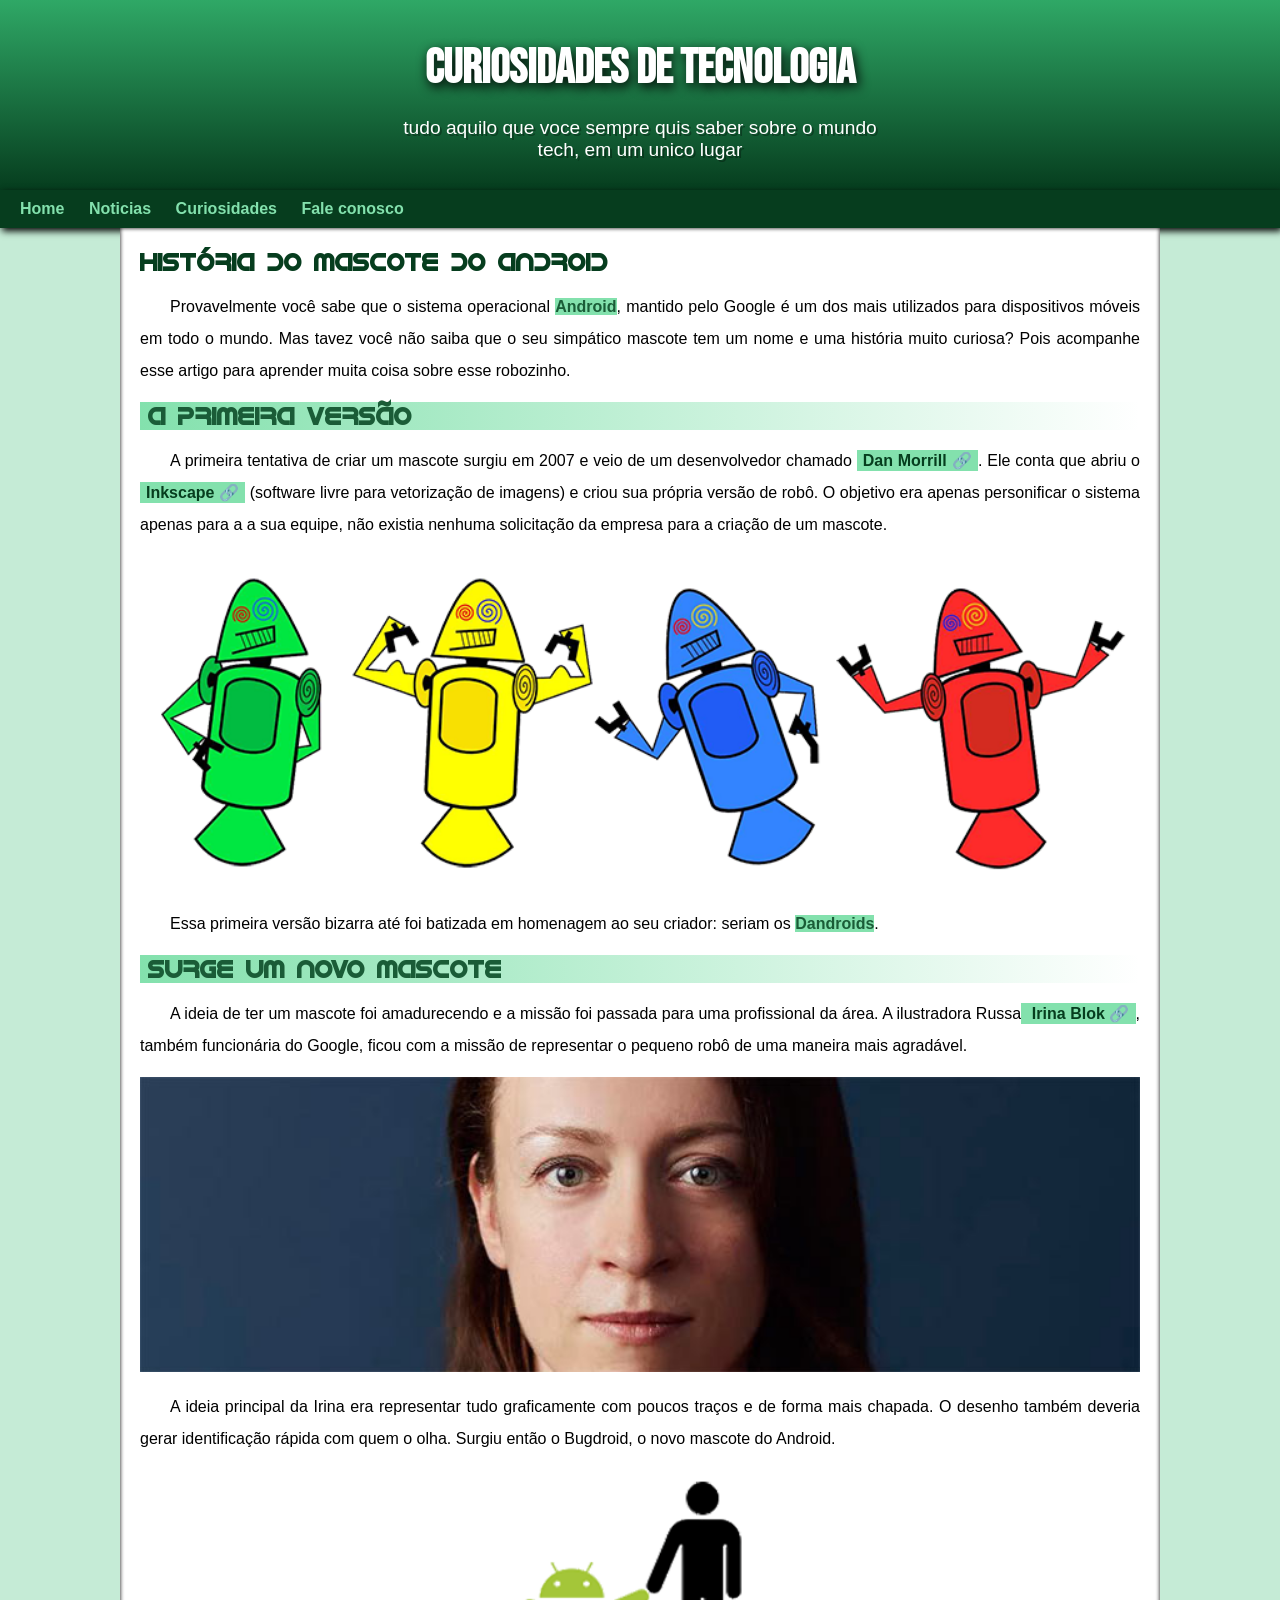
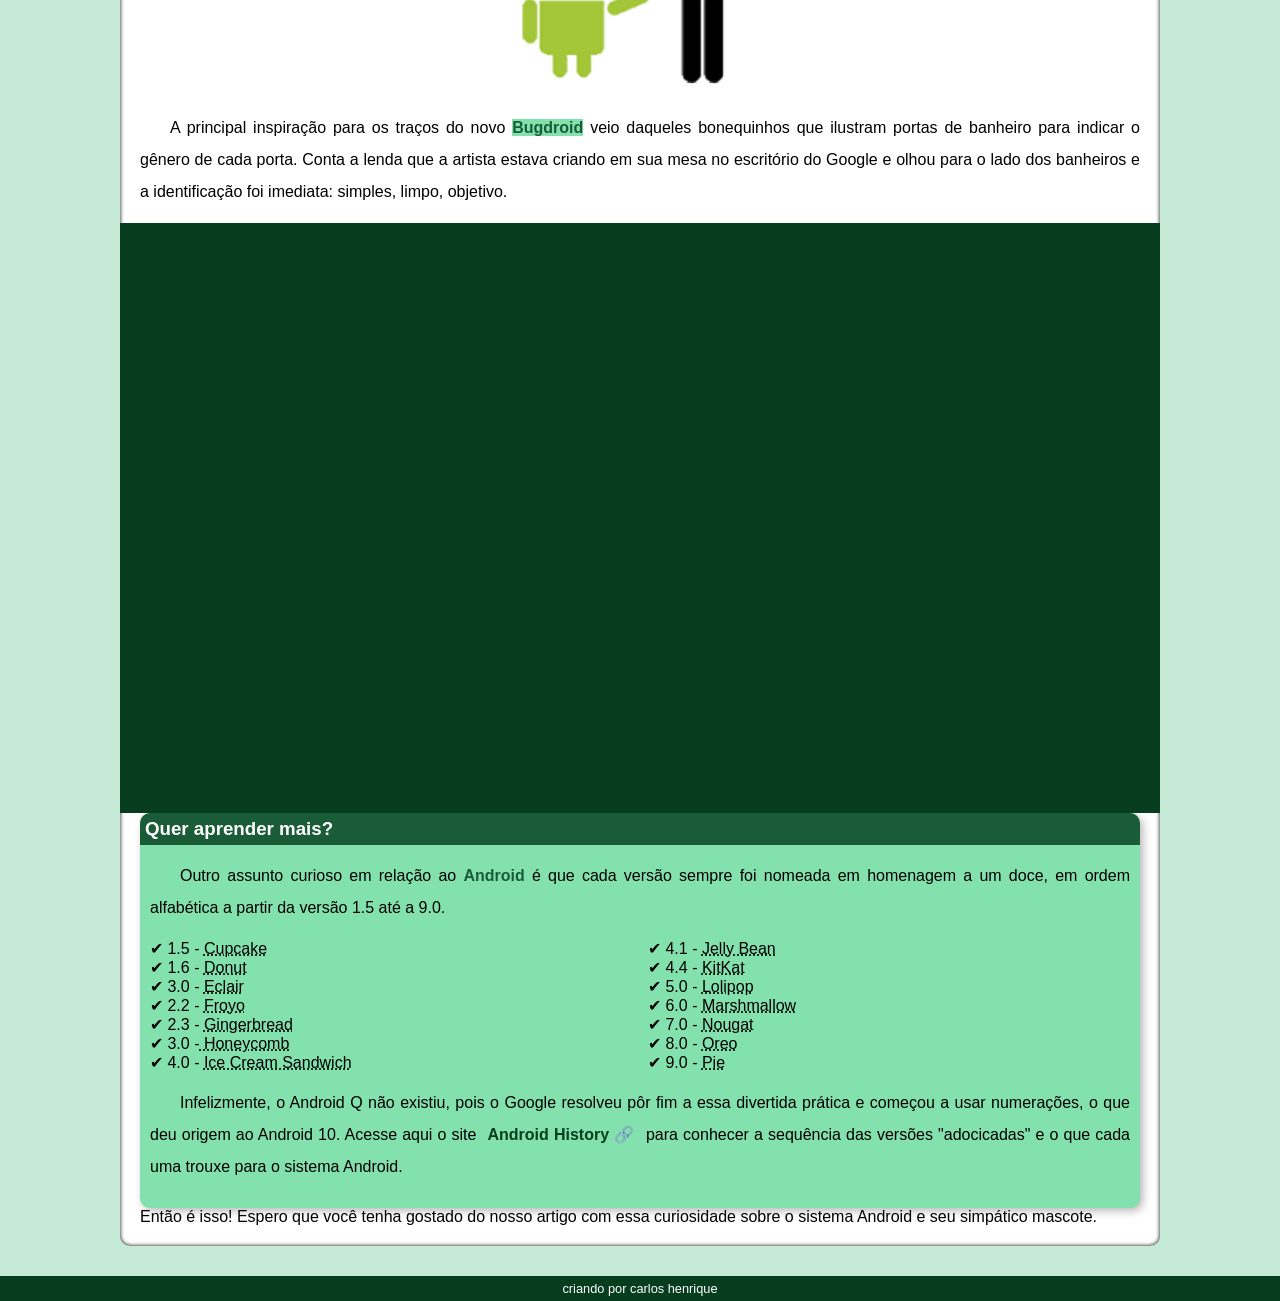
<file: index.html>
<!DOCTYPE html>
<html lang="pt-br">
<head>
    <meta charset="UTF-8">
    <meta name="viewport" content="width=device-width, initial-scale=1.0">
    <title>como surgiu o Android</title>
    <link rel="shortcut icon" href="favicon.ico" type="image/x-icon">
     <link rel="stylesheet" href="style.css">
</head>
<body>
    <header>
        <h1>Curiosidades de tecnologia</h1>
        <p>tudo aquilo que voce sempre quis saber sobre o mundo tech, em um unico lugar</p>
         </header>
         <nav>
        <a href="#">Home</a>
        <a href="#">Noticias</a>
        <a href="#">Curiosidades</a>
        <a href="#">Fale conosco</a> 
    </nav>
   <main>
    <article>
                    <h1>História do Mascote do Android</h1>

             <p>
                 Provavelmente você sabe que o sistema operacional <strong>Android</strong>,
                  mantido pelo Google é um dos mais utilizados para dispositivos móveis em todo o mundo.
                  Mas tavez você não saiba que o seu simpático mascote tem um nome e uma história muito curiosa? Pois acompanhe esse artigo para aprender muita coisa sobre esse robozinho.
             </p>

            <h2>A primeira versão</h2>

            <p>
                A primeira tentativa de criar um mascote surgiu em 2007 e veio de um desenvolvedor chamado <a href="https://www.techtudo.com.br/noticias/2013/01/primeiro-mascote-do-android-e-revelado-por-funcionario-do-google.ghtml" target="_blank" class="externo">Dan Morrill</a>.
                 Ele conta que abriu o <a href="https://www.udemy.com/course/game-art-with-inkscape/?matchtype=b&msclkid=0b6e0f07381a1bb196096972b285ea17&utm_campaign=BG-LongTail_la.EN_cc.ROW_Experiment_2&utm_content=deal4584&utm_medium=udemyads&utm_source=bing&utm_term=_._ag_1316117777498499_._ad__._kw_Inkscape+Beginner_._de_c_._dm__._pl__._ti_kwd-82258348783114_._li_147379_._pd__._&couponCode=2021PM25" target="_blank" class="externo">Inkscape</a> (software livre para vetorização de imagens)
                
                 e criou sua própria versão de robô. O objetivo era apenas personificar o sistema apenas para a a sua equipe, não existia nenhuma solicitação da empresa para a criação de um mascote.
            </p>
<picture>
    
            <source media="(max-width: 600px )" srcset="imagens/dan-droids-pq.png">    <img src="imagens/dan-droids.png"
                 alt="primeiro mascotedo Android">
</picture>

            <p>Essa primeira versão bizarra até foi batizada em homenagem ao seu criador: 
                seriam os <strong>Dandroids</strong>.</p>

            <h2>Surge um novo mascote</h2>

            <p>
                A ideia de ter um mascote foi amadurecendo e a missão foi passada para uma 
                profissional da área. A ilustradora Russa<a href="https://www.irinablok.com/" target="_blank" class="externo"> Irina Blok</a>,
                 também funcionária do Google, ficou com a missão de representar
                  o pequeno robô de uma maneira mais agradável.
            </p>

    <picture>
     <source media="(max-width:600px )" srcset="imagens/irina-blok-pq.jpg">  
       <img src="imagens/irina-blok.jpg" alt="foto da criadora do Android">
    </picture>

            <p>
                A ideia principal da Irina era representar tudo graficamente com poucos traços e
                 de forma mais chapada.
                 O desenho também deveria gerar identificação rápida com quem o olha.
                  Surgiu então o Bugdroid, o novo mascote do Android.
            </p>
             <img src="imagens/bugdroid.png" alt="bugdroid" class="pequena">
            
            <p>A principal inspiração para os traços do novo <strong>Bugdroid</strong> veio daqueles bonequinhos 
                que ilustram portas de banheiro para indicar o gênero de cada porta.
                 Conta a lenda que a artista estava criando em sua mesa no escritório do Google
                  e olhou para o lado dos banheiros
                 e a identificação foi imediata: simples, limpo, objetivo.</p>
<div class="video">
    
                     <iframe width="560" height="315" src="https://www.youtube.com/embed/l2UDgpLz20M?si=6OmtKbsjzAA3MTnk"
                     title="YouTube video player" frameborder="0" allow="accelerometer; autoplay; clipboard-write; encrypted-media; gyroscope; picture-in-picture;
                     web-share" referrerpolicy="strict-origin-when-cross-origin" allowfullscreen></iframe>
</div>
            <aside>
         <h3>Quer aprender mais? </h3>

            <p>Outro assunto curioso em relação ao <strong>Android</strong> é que cada versão sempre
                 foi nomeada em homenagem a um doce, em ordem alfabética a partir da 
                 versão 1.5 até a 9.0.</p>
            <ul> 
                 <li>1.5 - <abbr title="bolo de copo">Cupcake</abbr>

                 </li>
                 <li>1.6 - <abbr title="rosquinha">Donut</abbr>

                 </li>
                 <li>3.0 - <abbr title="bomba">Eclair</abbr>

                 </li>
                 <li>2.2 - <abbr title="iorgute congelado">Froyo</abbr>

                 </li>
                 <li>2.3 - <abbr title="biscoito de gengibre">Gingerbread</abbr> 

                 </li>
                 <li>3.0 -<abbr title="favo de mel "> Honeycomb </abbr>

                 </li>
                 <li>4.0 - <abbr title="sanduiche de sorvete">Ice Cream Sandwich</abbr>

                 </li>
                 <li>4.1 - <abbr title="jujuba">Jelly Bean</abbr>

                 </li>
                 <li>4.4 - <abbr title="kitkat">KitKat</abbr>

                 </li>
                 <li>5.0 - <abbr title="pirulito">Lolipop</abbr>

                 </li>
                 <li>6.0 -  <abbr title="Marshmallow">Marshmallow</abbr>
                    
                 </li>
                 <li>7.0 - <abbr title="torrone">Nougat</abbr>

                 </li>
                 <li>8.0 - <abbr title="Oreo">Oreo</abbr>

                 </li>
                 <li>9.0 - <abbr title="Torta">Pie</abbr>

                 </li>
</ul>
            <p>
                Infelizmente, o Android Q não existiu, pois o Google resolveu pôr fim a essa divertida prática e começou a usar numerações, o que deu origem ao Android 10.
                Acesse aqui o site <a href="https://www.android.com/" target="_blank" class="externo">Android History</a> para conhecer a sequência das versões "adocicadas" e o que cada uma trouxe para o sistema Android.
            </p></aside>
            

            Então é isso! Espero que você tenha gostado do nosso artigo com essa curiosidade sobre o sistema Android e seu simpático mascote.
                    
    </article>
   </main>
   <footer>criando por carlos henrique</footer>

</body>
</html>
</file>
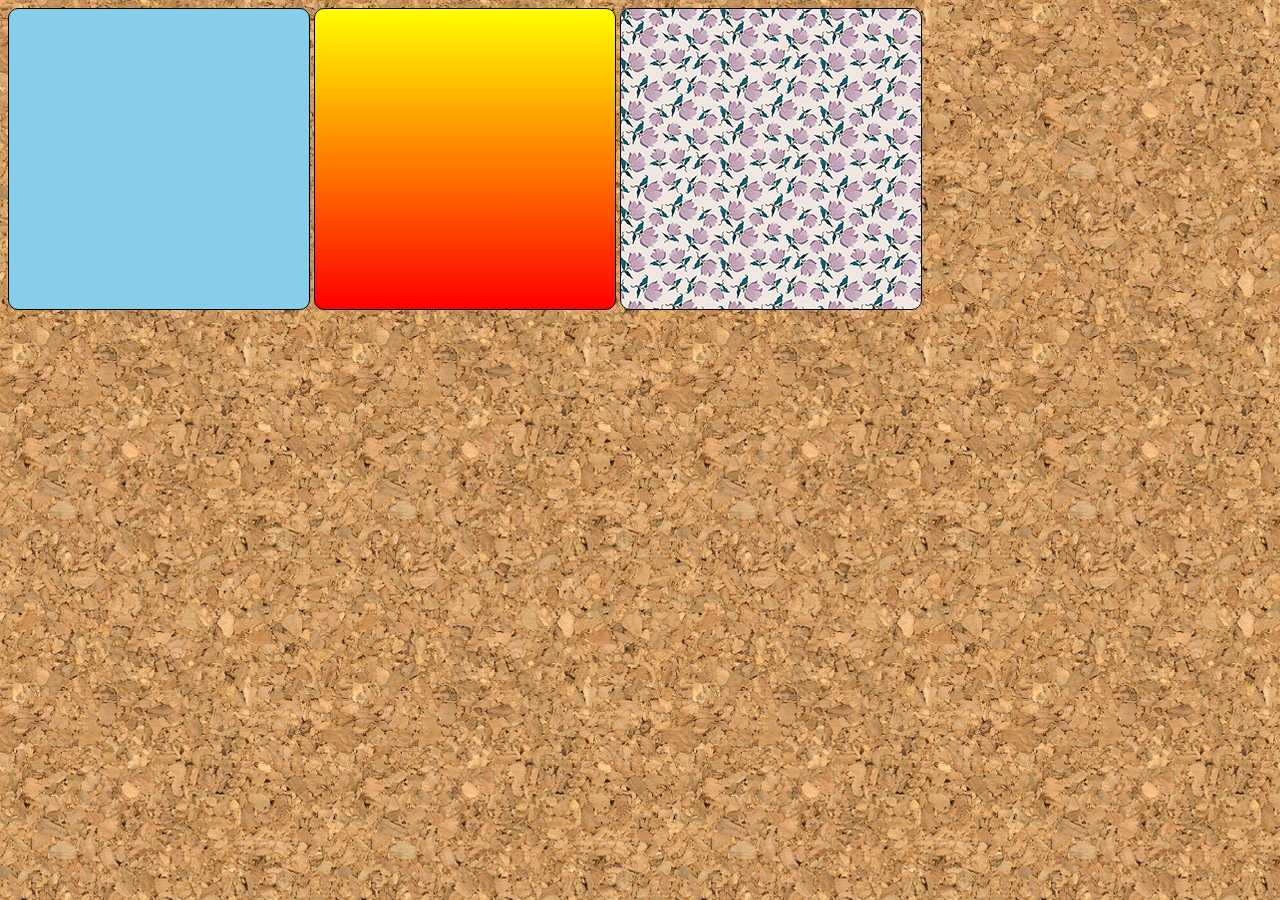
<file: fundo001.html>
<!DOCTYPE html>
<html lang="pt-br">
<head>
    <meta charset="UTF-8">
    <meta name="viewport" content="width=device-width, initial-scale=1.0">
    <title>imagens de fundo</title>
    <style>
        body{
            background-image: url(imagens/wallpaper001.jpg);
        }
        div.quadrado{
            display: inline-block;
            border: 1px solid black;
            border-radius: 10px;
            background-color: lightgray;
            width: 300px;
            height: 300px;
            
        }
        div#q1{
            background-color: skyblue;
        }
        div#q2{
            background-image: linear-gradient(to bottom,yellow,red);

        }
        div#q3 {
         background-image: url('imagens/pattern003.png');
        }
    </style>
</head>
<body>
    <div class="quadrado" id="q1"></div>
    <div class="quadrado" id="q2"></div>
    <div class="quadrado" id="q3"></div>
</body>
</html>
</file>
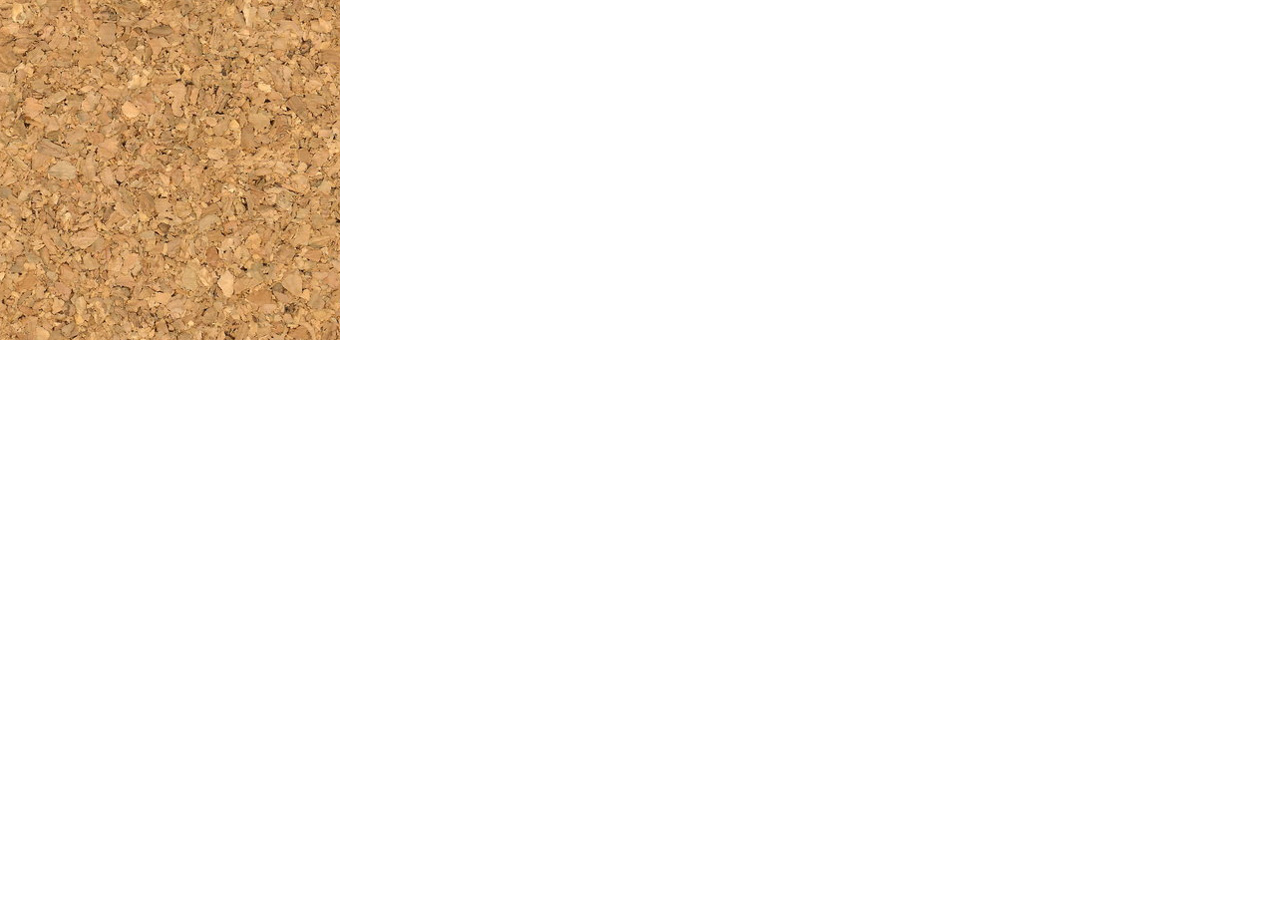
<file: fundo002.html>
<!DOCTYPE html>
<html lang="pt-br">
<head>
    <meta charset="UTF-8">
    <meta name="viewport" content="width=device-width, initial-scale=1.0">
    <title>personalização dos fundos </title>
    <style>
body{
    background-image: url('imagens/wallpaper001.jpg');
    width: 100px;
    height: 100px;
    background-repeat: no-repeat;
}
    </style>
</head>
<body>
 
</body>
</html>
</file>
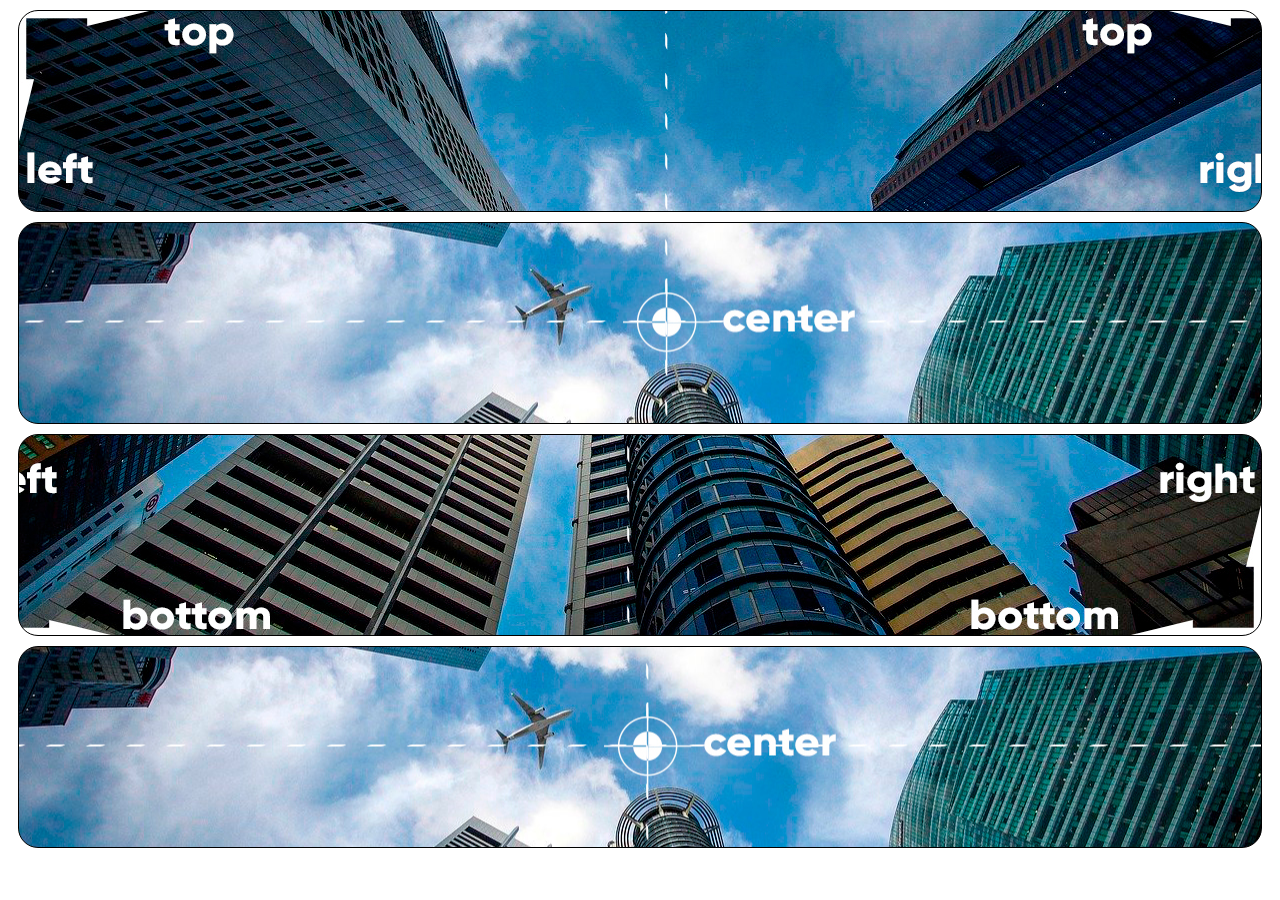
<file: fundo003.html>
<!DOCTYPE html>
<html lang="pt-br">
<head>
    <meta charset="UTF-8">
    <meta name="viewport" content="width=device-width, initial-scale=1.0">
    <title>posição de fundo</title> 
    <style>
        div.bloco{
            background-image: url(imagens/wallpaper003.jpg);
height: 200px;
border: 1px solid black;
border-radius: 20px;
margin: 10px;
        }
        div#q1{
            background-position:left top ;
        }
        div#q2{
background-position: left center;
        }
        div#q3{
background-position: right bottom ;
        }
        div#q4{
background-position: center center ;
        }
    </style>
</head>
<body>
   <div class="bloco" id="q1">

   </div>
   <div class="bloco" id="q2">

   </div>
   <div class="bloco" id="q3">

   </div>
   <div class="bloco" id="q4"></div>
</body>
</html>
</file>
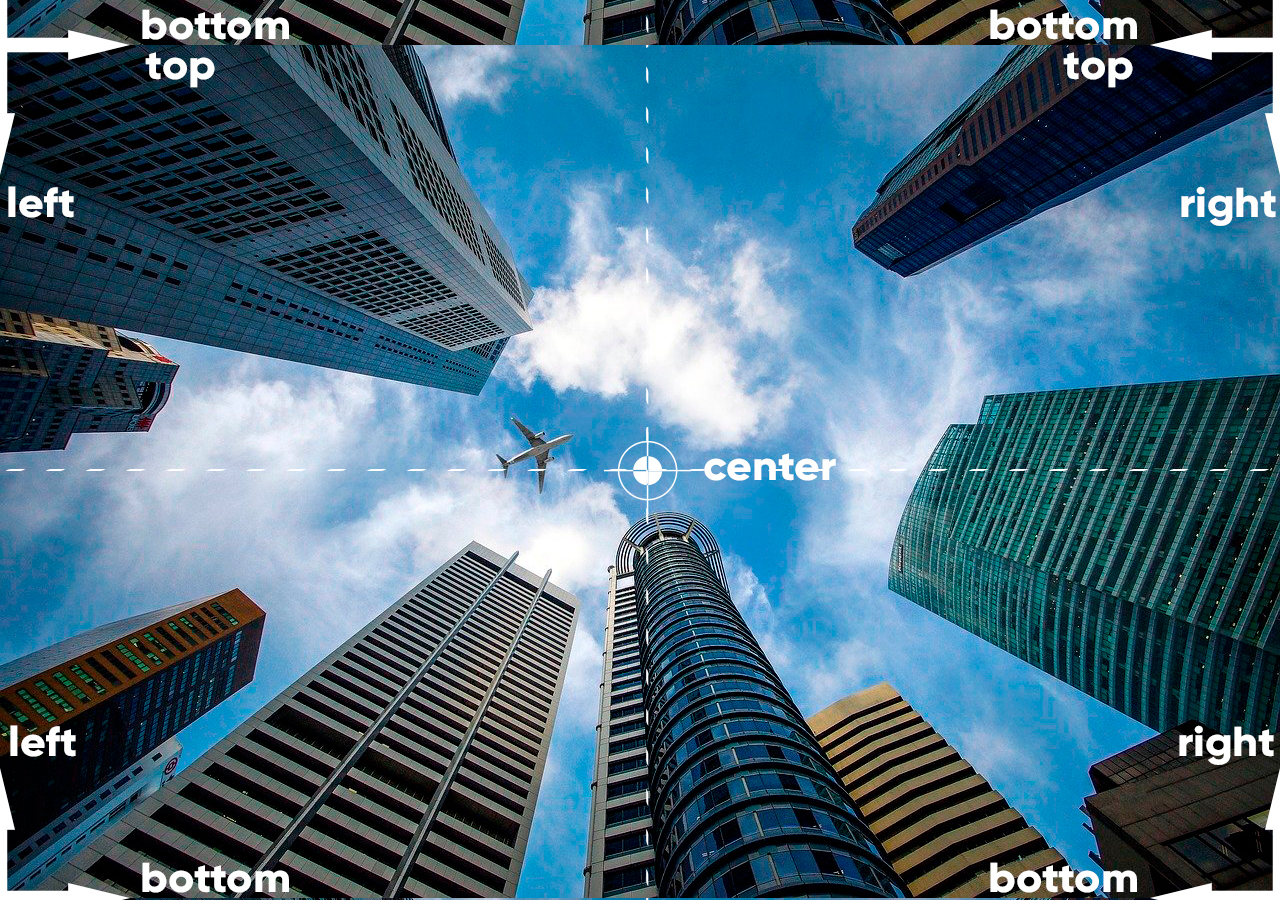
<file: fundo005.html>
<!DOCTYPE html>
<html lang="pt-br">
<head>
    <meta charset="UTF-8">
    <meta name="viewport" content="width=device-width, initial-scale=1.0">
    <title>posicionamento 2</title>
<style>
    body{
        height: 98vh;
        background-image: url(imagens/wallpaper003.jpg);
        background-position: bottom right;
        background-repeat: repeat-y;
      
    }
</style>
</head>
<body>
    
</body>
</html>
</file>
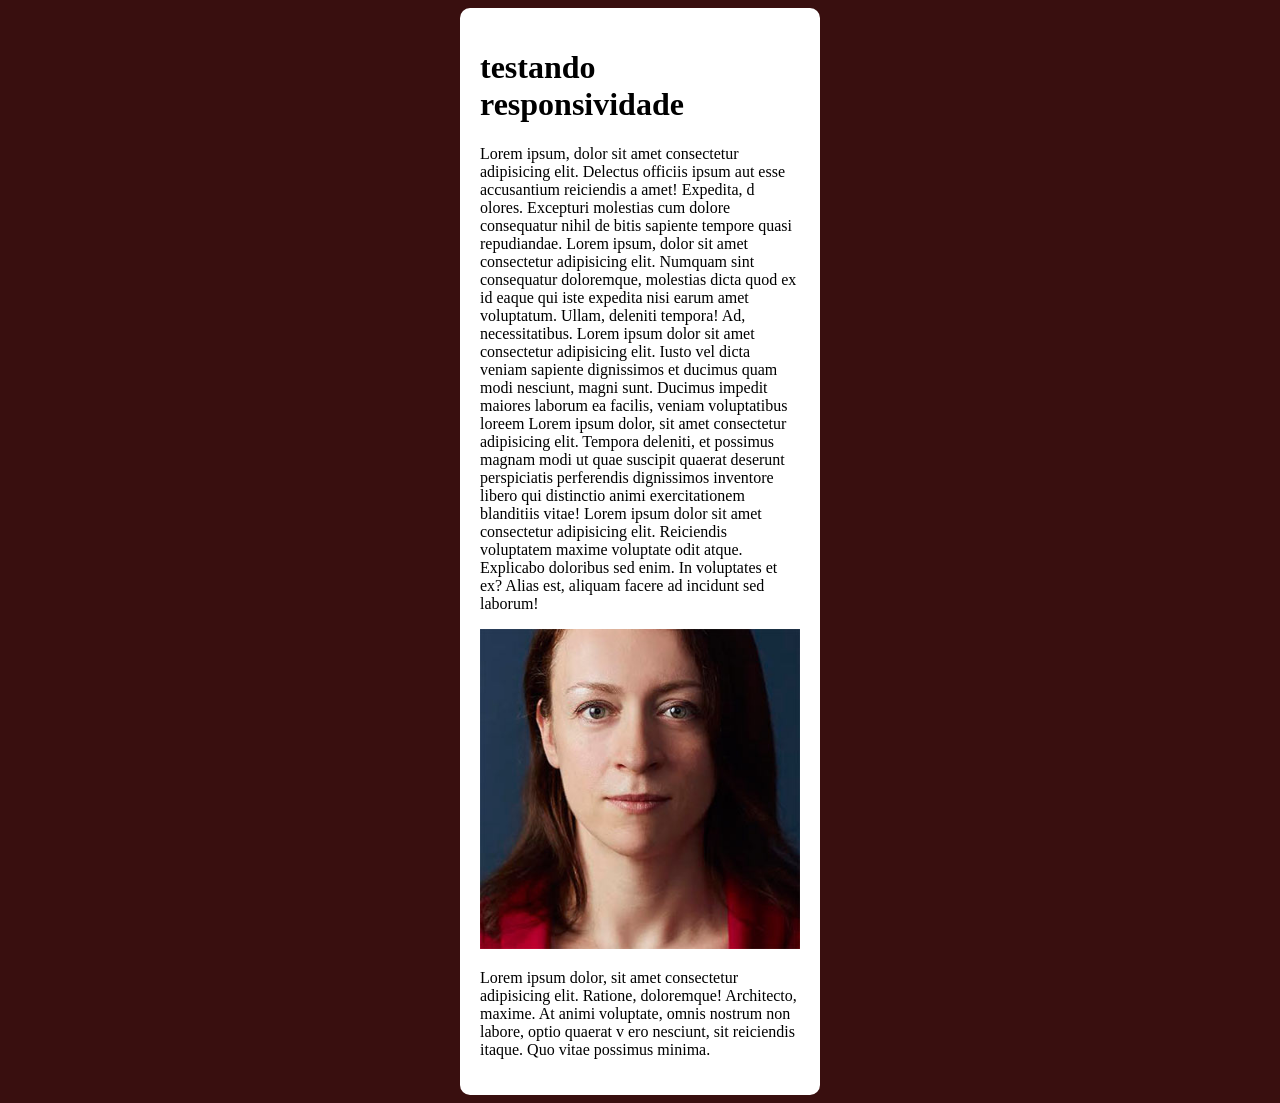
<file: responsivo/responsivo.html>
<!DOCTYPE html>
<html lang="pt-br">
<head>
    <meta charset="UTF-8">
    <meta name="viewport" content="width=device-width, initial-scale=1.0">
    <title>teste de responsividade</title>
    <style>
        body{
            background-color: rgb(57, 15, 15);
        }
        main{
            background-color: white;
            padding: 20px;
            border-radius: 10px;
        width: 800px;
        min-width: 320px;
        max-width: 320px;
        margin: auto;
        }
        img{
            width: 100%;
        }
    </style>
</head>
<body>
    <main>
     <h1>testando  responsividade</h1>
            <p>Lorem ipsum, dolor sit amet consectetur adipisicing elit. Delectus officiis
            ipsum aut esse accusantium reiciendis a amet! Expedita, d
            olores. Excepturi molestias cum dolore consequatur nihil de
            bitis sapiente tempore quasi repudiandae.
            Lorem ipsum, dolor sit amet consectetur adipisicing elit.
            Numquam sint consequatur doloremque, 
            molestias dicta quod ex id eaque qui iste expedita nisi earum amet voluptatum. Ullam, deleniti tempora! Ad, necessitatibus. Lorem ipsum dolor sit amet consectetur adipisicing elit. Iusto vel dicta veniam sapiente dignissimos et ducimus quam modi nesciunt, magni sunt. Ducimus impedit maiores laborum ea facilis, veniam voluptatibus loreem
            Lorem ipsum dolor, sit amet consectetur adipisicing elit. 
            Tempora deleniti, et possimus magnam modi ut quae suscipit 
            quaerat deserunt perspiciatis perferendis dignissimos inventore
            libero qui distinctio animi exercitationem blanditiis vitae! 
            Lorem ipsum dolor sit amet consectetur adipisicing elit. 
            Reiciendis voluptatem maxime voluptate odit atque. Explicabo 
            doloribus sed enim. In voluptates et ex? Alias est, 
            aliquam facere ad incidunt sed laborum!</p>
<picture>
    <source media="(max-width: 600px)" srcset="./irina-blok.jpg">
    <img src="./irina-blok-pq.jpg" alt=" foto irina-blok">
</picture>
     <p>Lorem ipsum dolor, sit amet consectetur adipisicing elit. Ratione, doloremque! Architecto, 
                maxime. At animi voluptate, 
                omnis nostrum non labore, optio quaerat v
                ero nesciunt, sit reiciendis itaque. 
                Quo vitae possimus minima.</p>
     </main>
<a href="/index.html"></a>
     </body>
</html>
</file>
<file: style.css>
@charset "UTF-8";
@import url('https://fonts.googleapis.com/css2?family=Bebas+Neue&display=swap');
@font-face{
    font-family:'Android';
    src: url(/fontes/idroid.otf)format('opentype');
    font-weight: normal;
}
/*
#c5ebd6
#83e1ad
#3ddc84
#2fa866
#1a5c37
#063d1e

*/
*{
    margin: 0px;
    padding: 0px;
}
:root{
    --cor0:#c5ebd6;
--cor1:#83e1ad;
--cor2:#3ddc84;
--cor3:#2fa866;
--cor4:#1a5c37;
--cor5:#063d1e;
--fonte-padrão: arial, verdana, helvetica, sans-serif;
--fonte-destaque:'Bebas Neue', sans-serif; 
--fonte-android:'Android', sans-serif;

}


body{
    background-color: var(--cor0);
    font-family: var(--fonte-padrão);
}
a.externo::after{
    content: '\00A0\1f517';
}

header{
   background-image: linear-gradient(to bottom,var(--cor3), var(--cor5));
    min-height: 150px;
    text-align: center;
    padding-top: 40px;
}
header > h1{
    color:white;
    font-family: var(--fonte-destaque);
    font-size: 3em;
    margin-bottom: 20px;
    text-shadow: 2px 4px 12px black

}
header > p {
    font-family: var(--fonte-padrão);
    font-size: 1.2em;
    color: white;
    max-width: 500px;
    padding-right: 10px;
    padding-left: 10px;
    margin: auto;
    text-shadow: 2px 2px 0px rgb(0,0,0,0.315);

}
nav{
    background-color:var(--cor5) ;
    padding: 10px;
    box-shadow: 2px 3px 7px 0px black;

}
nav > a {
    color:var(--cor1);
    padding: 10px;
    text-decoration: none;
    font-weight: bold;
}
nav >a:hover{
    background-color: var(--cor3);
    color: var(--cor5);
    transition-duration: 0.5s;
}
main{
    
    min-width: 300px;
    max-width: 1000px;
    margin: auto;
    margin-bottom: 30px;
    padding: 20px;
    background-color: white;
    box-shadow: inset 0px 0px 4px 0px;
    border-bottom-left-radius: 10px;
    border-bottom-right-radius: 10px;
}
main img {
    width: 100%;
}
main img.pequena{
    max-width: 350px;

    display: block;
    margin: auto;
}
main h1{
    color: var(--cor5);
    font-family: var(--fonte-android);
}
main h2{
    font-family: var(--fonte-android);
    color: var(--cor4);
    font-size: 1.em;
    background-image: linear-gradient(to right, var(--cor1), transparent);
    text-indent: 8px;
}
main p{
    margin: 15px 0px ;
    text-align: justify;
    text-indent: 30px;
    font-size: 1em;
    line-height: 2em;
}
main strong{
    color: var(--cor4);
    font-weight: bold;
    background-color: var(--cor1);
} main a:hover{
    text-decoration: underline;
    color: var(--cor4);
}
main a {
    text-decoration: none;
    font-weight: bold;
    color: var(--cor5);
    background-color: var(--cor1);
    padding: 2px 6px;
}
div.video{
    background-color: var(--cor5);
    margin: 0px -20px;
    padding: 20px;
    padding-bottom: 57%;
position: relative;
}
div.video > iframe{
position: absolute;
top: 5%;
left: 5%;
width: 90%;
height: 90%;
}
aside{
    background-color: var(--cor1);
    padding: 10px;
    border-radius: 10px;
    box-shadow: 3px 3px 8px rgb(0,0,0,0.281);

}
aside h3 {
    background-color: var(--cor4);
    color: white;
    padding: 5px;
    margin: -10px -10px 0px -10px;
    border-radius: 10px 10px 0px 0px;
    
}
aside ul{
    list-style-type: '\2714\00A0';
    list-style-position: inside;
    columns: 2;
}
footer{
    background-color: var(--cor5);
color: white;
text-align: center;
font-size: 0.8em;
padding: 5px;
}
    footer a{
        text-decoration: underline;
        color: var(--cor1);
    }
</file>
